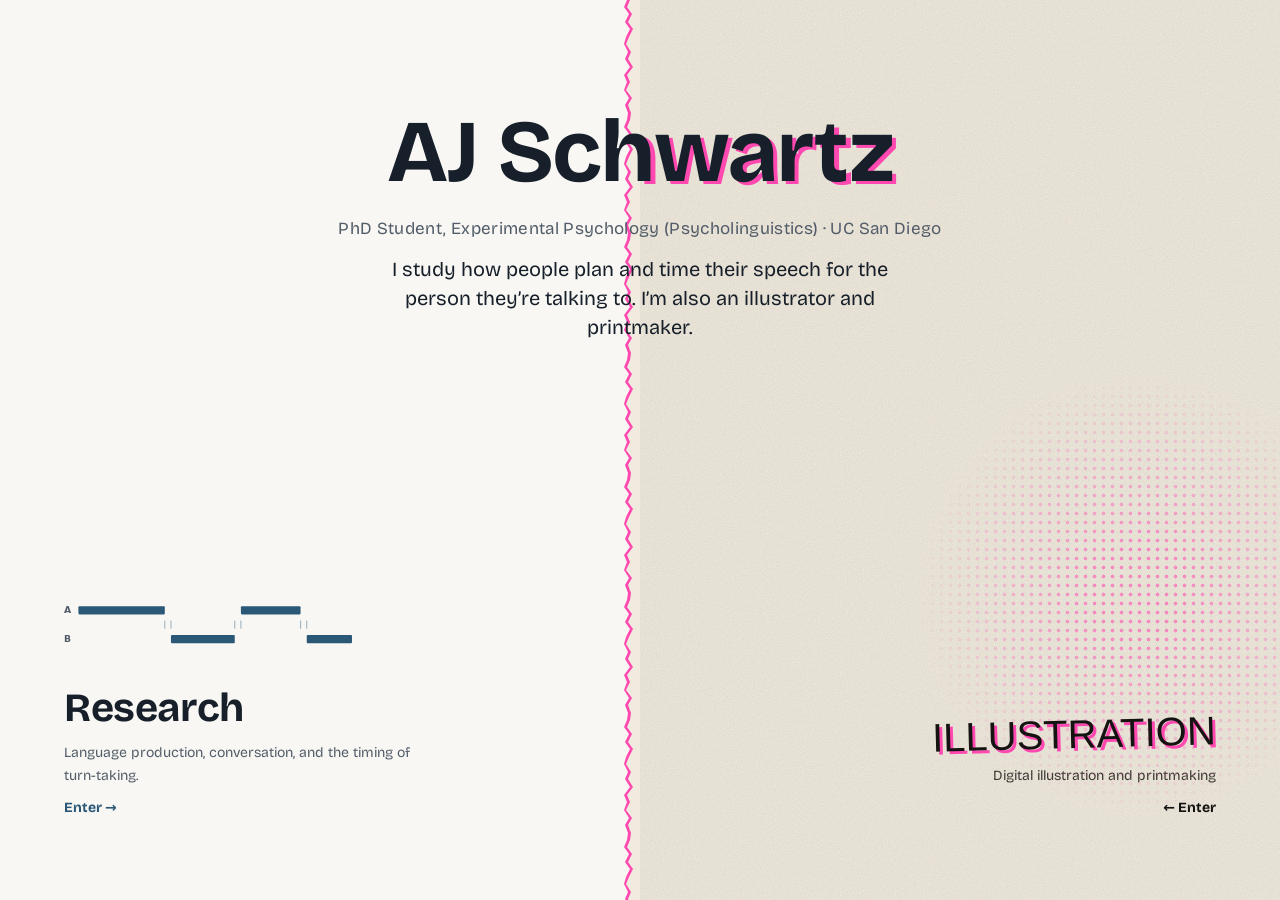
<file: index.html>
<!doctype html>
<html lang="en">
<head>
  <meta charset="utf-8">
  <meta name="viewport" content="width=device-width, initial-scale=1">
  <title>AJ Schwartz | Psycholinguistics Researcher &amp; Illustrator</title>
  <meta name="description" content="AJ Schwartz is a PhD student in psycholinguistics at UC San Diego studying conversation and speech timing, and an illustrator and printmaker.">
  <link rel="canonical" href="https://ajmerc.github.io/">
  <!-- Google Search Console: paste the <meta name="google-site-verification" ...> tag on the line below. -->

  <meta property="og:type" content="website">
  <meta property="og:site_name" content="AJ Schwartz">
  <meta property="og:title" content="AJ Schwartz | Psycholinguistics Researcher &amp; Illustrator">
  <meta property="og:description" content="PhD student in psycholinguistics at UC San Diego studying conversation and speech timing. Also an illustrator and printmaker.">
  <meta property="og:url" content="https://ajmerc.github.io/">
  <meta property="og:image" content="https://ajmerc.github.io/assets/img/og-image.png">
  <meta property="og:image:alt" content="AJ Schwartz: research and illustration">
  <meta name="twitter:card" content="summary_large_image">

  <!-- Structured data for search engines. When you have them, add your Google Scholar,
       ORCID, LinkedIn, and lab profile URLs to a "sameAs": [ ... ] list (and nothing else). -->
  <script type="application/ld+json">
  {
    "@context": "https://schema.org",
    "@type": "Person",
    "name": "AJ Schwartz",
    "alternateName": "Avery Schwartz",
    "url": "https://ajmerc.github.io/",
    "email": "mailto:avschwartz@ucsd.edu",
    "jobTitle": "PhD Student, Experimental Psychology",
    "affiliation": { "@type": "CollegeOrUniversity", "name": "University of California, San Diego" },
    "alumniOf": { "@type": "CollegeOrUniversity", "name": "Washington University in St. Louis" },
    "knowsAbout": ["Psycholinguistics", "Language production", "Turn-taking", "Audience design", "Computer-mediated communication", "Illustration", "Printmaking"]
  }
  </script>

  <link rel="stylesheet" href="assets/css/site.css">
  <script src="assets/js/wipe.js" defer></script>
</head>
<body class="landing">
  <main>
    <!-- ===== Intro: edit your name, title, and one-line description here ===== -->
    <header class="intro">
      <!-- Keep data-text identical to the heading text (it draws the pink print layer). -->
      <h1 data-text="AJ Schwartz">AJ Schwartz</h1>
      <p class="role">PhD Student, Experimental Psychology (Psycholinguistics) · UC San Diego</p>
      <p class="about">I study how people plan and time their speech for the person they’re talking to. I’m also an illustrator and printmaker.</p>
    </header>

    <!-- ===== The two choices ===== -->
    <nav class="choices" aria-label="Choose a side of my work">
      <a class="half half--research theme-research" href="research/" data-wipe="research">
        <!-- Decorative: two speakers taking turns -->
        <svg class="turns" viewBox="0 0 280 56" aria-hidden="true" focusable="false">
          <text x="0" y="13">A</text>
          <text x="0" y="41">B</text>
          <g fill="currentColor">
            <rect x="14" y="6" width="84" height="8" rx="1"/>
            <rect x="172" y="6" width="58" height="8" rx="1"/>
            <g class="b">
              <rect x="104" y="34" width="62" height="8" rx="1"/>
              <rect x="236" y="34" width="44" height="8" rx="1"/>
            </g>
          </g>
          <g stroke="currentColor" stroke-width="1" opacity=".45">
            <line x1="98" y1="20" x2="98" y2="28"/><line x1="104" y1="20" x2="104" y2="28"/>
            <line x1="166" y1="20" x2="166" y2="28"/><line x1="172" y1="20" x2="172" y2="28"/>
            <line x1="230" y1="20" x2="230" y2="28"/><line x1="236" y1="20" x2="236" y2="28"/>
          </g>
        </svg>
        <span class="half__label">Research</span>
        <span class="half__desc">Language production, conversation, and the timing of turn-taking.</span>
        <span class="half__cta">Enter <span aria-hidden="true">→</span></span>
      </a>

      <a class="half half--illustration theme-illustration" href="illustration/" data-wipe="illustration">
        <span class="half__label">Illustration</span>
        <span class="half__desc">Digital illustration and printmaking</span>
        <span class="half__cta"><span aria-hidden="true">←</span> Enter</span>
      </a>
    </nav>
  </main>
</body>
</html>
</file>
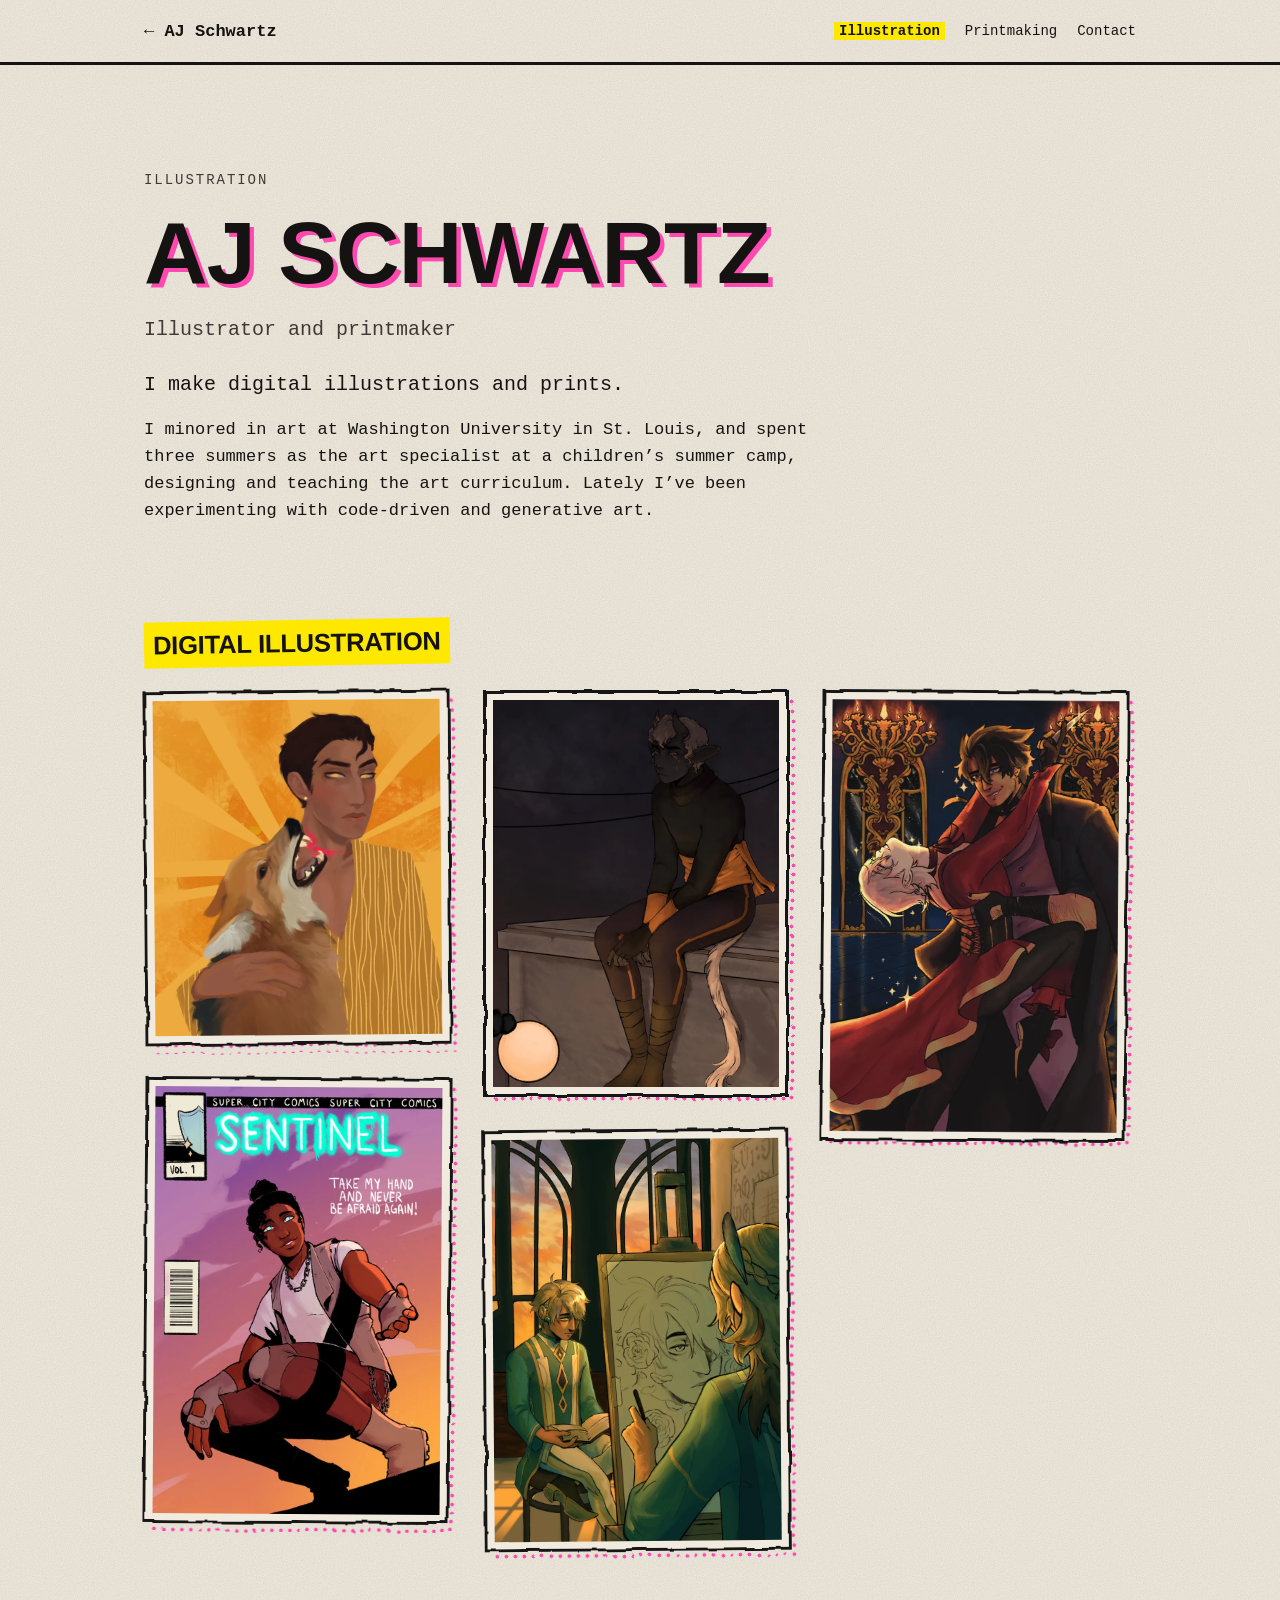
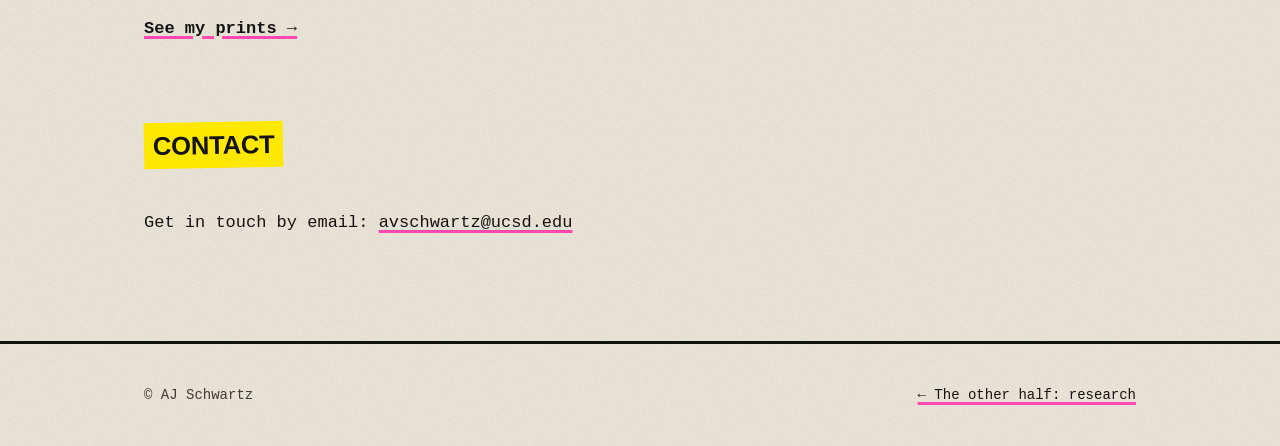
<file: illustration/index.html>
<!doctype html>
<html lang="en">
<head>
  <meta charset="utf-8">
  <meta name="viewport" content="width=device-width, initial-scale=1">
  <title>AJ Schwartz | Illustration &amp; Printmaking</title>
  <meta name="description" content="Digital illustration by AJ Schwartz: character portraits, a comic book cover, and narrative scenes.">
  <link rel="canonical" href="https://ajmerc.github.io/illustration/">
  <!-- Google Search Console: paste the <meta name="google-site-verification" ...> tag on the line below. -->

  <meta property="og:type" content="website">
  <meta property="og:site_name" content="AJ Schwartz">
  <meta property="og:title" content="AJ Schwartz | Illustration &amp; Printmaking">
  <meta property="og:description" content="Digital illustration by AJ Schwartz.">
  <meta property="og:url" content="https://ajmerc.github.io/illustration/">
  <meta property="og:image" content="https://ajmerc.github.io/assets/img/og-image.png">
  <meta property="og:image:alt" content="AJ Schwartz: research and illustration">
  <meta name="twitter:card" content="summary_large_image">

  <link rel="stylesheet" href="../assets/css/site.css">
  <script src="../assets/js/wipe.js" defer></script>
</head>
<body class="theme-illustration" data-side="illustration">
  <!-- SVG filter that gives borders their hand-inked wobble -->
  <svg width="0" height="0" aria-hidden="true" focusable="false" style="position:absolute">
    <filter id="rough"><feTurbulence type="fractalNoise" baseFrequency=".035" numOctaves="2" seed="4"/><feDisplacementMap in="SourceGraphic" scale="5"/></filter>
  </svg>

  <header class="site-header">
    <div class="container">
      <a class="home-link" href="../" data-wipe="home"><span aria-hidden="true">←</span> AJ Schwartz</a>
      <nav class="site-nav" aria-label="Art">
        <ul>
          <li><a href="../illustration/" aria-current="page">Illustration</a></li>
          <li><a href="../printmaking/">Printmaking</a></li>
          <li><a href="#contact">Contact</a></li>
        </ul>
      </nav>
    </div>
  </header>

  <main class="container">
    <!-- ===== Artist statement ===== -->
    <section class="hero" id="about">
      <p class="eyebrow">Illustration</p>
      <h1>AJ Schwartz</h1>
      <p class="role">Illustrator and printmaker</p>
      <p class="lede">I make digital illustrations and prints.</p>
      <div class="prose statement">
        <p>I minored in art at Washington University in St. Louis, and spent three summers as the art specialist at a children’s summer camp, designing and teaching the art curriculum. Lately I’ve been experimenting with code-driven and generative art.</p>
      </div>
    </section>

    <!-- ===== Galleries =====
         To add a piece: put a small (800px wide) .webp and .jpg and a large (1800px) .webp in
         assets/img/portfolio/, then copy a whole <li class="piece"> ... </li> block and change
         the file names, width/height, and alt text. -->
    <section class="section" id="illustration">
      <h2>Digital illustration</h2>
      <ul class="gallery">
        <li class="piece">
          <a href="../assets/img/portfolio/aj-schwartz-illustration-maned-wolf-portrait-large.webp">
            <picture>
              <source type="image/webp" srcset="../assets/img/portfolio/aj-schwartz-illustration-maned-wolf-portrait.webp">
              <img src="../assets/img/portfolio/aj-schwartz-illustration-maned-wolf-portrait.jpg" width="800" height="934" loading="lazy" decoding="async" alt="Portrait of a man with golden eyes holding a howling maned wolf against an orange sunburst, digital illustration by AJ Schwartz">
            </picture>
          </a>
        </li>
        <li class="piece">
          <a href="../assets/img/portfolio/aj-schwartz-illustration-sentinel-comic-cover-large.webp">
            <picture>
              <source type="image/webp" srcset="../assets/img/portfolio/aj-schwartz-illustration-sentinel-comic-cover.webp">
              <img src="../assets/img/portfolio/aj-schwartz-illustration-sentinel-comic-cover.jpg" width="800" height="1191" loading="lazy" decoding="async" alt="Comic book cover titled “Sentinel,” with a hero crouching and reaching toward the viewer, digital illustration by AJ Schwartz">
            </picture>
          </a>
        </li>
        <li class="piece">
          <a href="../assets/img/portfolio/aj-schwartz-illustration-horned-figure-large.webp">
            <picture>
              <source type="image/webp" srcset="../assets/img/portfolio/aj-schwartz-illustration-horned-figure.webp">
              <img src="../assets/img/portfolio/aj-schwartz-illustration-horned-figure.jpg" width="800" height="1078" loading="lazy" decoding="async" alt="A horned figure with a long tail sitting on a ledge in a dark room beside a glowing lamp, digital illustration by AJ Schwartz">
            </picture>
          </a>
        </li>
        <li class="piece">
          <a href="../assets/img/portfolio/aj-schwartz-illustration-studio-portrait-large.webp">
            <picture>
              <source type="image/webp" srcset="../assets/img/portfolio/aj-schwartz-illustration-studio-portrait.webp">
              <img src="../assets/img/portfolio/aj-schwartz-illustration-studio-portrait.jpg" width="800" height="1122" loading="lazy" decoding="async" alt="Two figures in a sunlit studio with arched windows, one drawing a portrait at an easel while the other reads, digital illustration by AJ Schwartz">
            </picture>
          </a>
        </li>
        <li class="piece">
          <a href="../assets/img/portfolio/aj-schwartz-illustration-ballroom-dance-large.webp">
            <picture>
              <source type="image/webp" srcset="../assets/img/portfolio/aj-schwartz-illustration-ballroom-dance.webp">
              <img src="../assets/img/portfolio/aj-schwartz-illustration-ballroom-dance.jpg" width="800" height="1205" loading="lazy" decoding="async" alt="A smiling man in a dark coat dips a pale-haired dancer in a red dress across a candlelit ballroom, a knife raised behind his back, digital illustration by AJ Schwartz">
            </picture>
          </a>
        </li>
      </ul>
    </section>


    <p class="see-also"><a href="../printmaking/">See my prints <span aria-hidden="true">→</span></a></p>

    <!-- Sketches & concepts: add another gallery section here when ready. -->

    <section class="section" id="contact">
      <h2>Contact</h2>
      <p>Get in touch by email: <a href="mailto:avschwartz@ucsd.edu">avschwartz@ucsd.edu</a></p>
    </section>
  </main>

  <footer class="site-footer">
    <div class="container">
      <span>© AJ Schwartz</span>
      <a href="../research/" data-wipe="research">← The other half: research</a>
    </div>
  </footer>
</body>
</html>
</file>
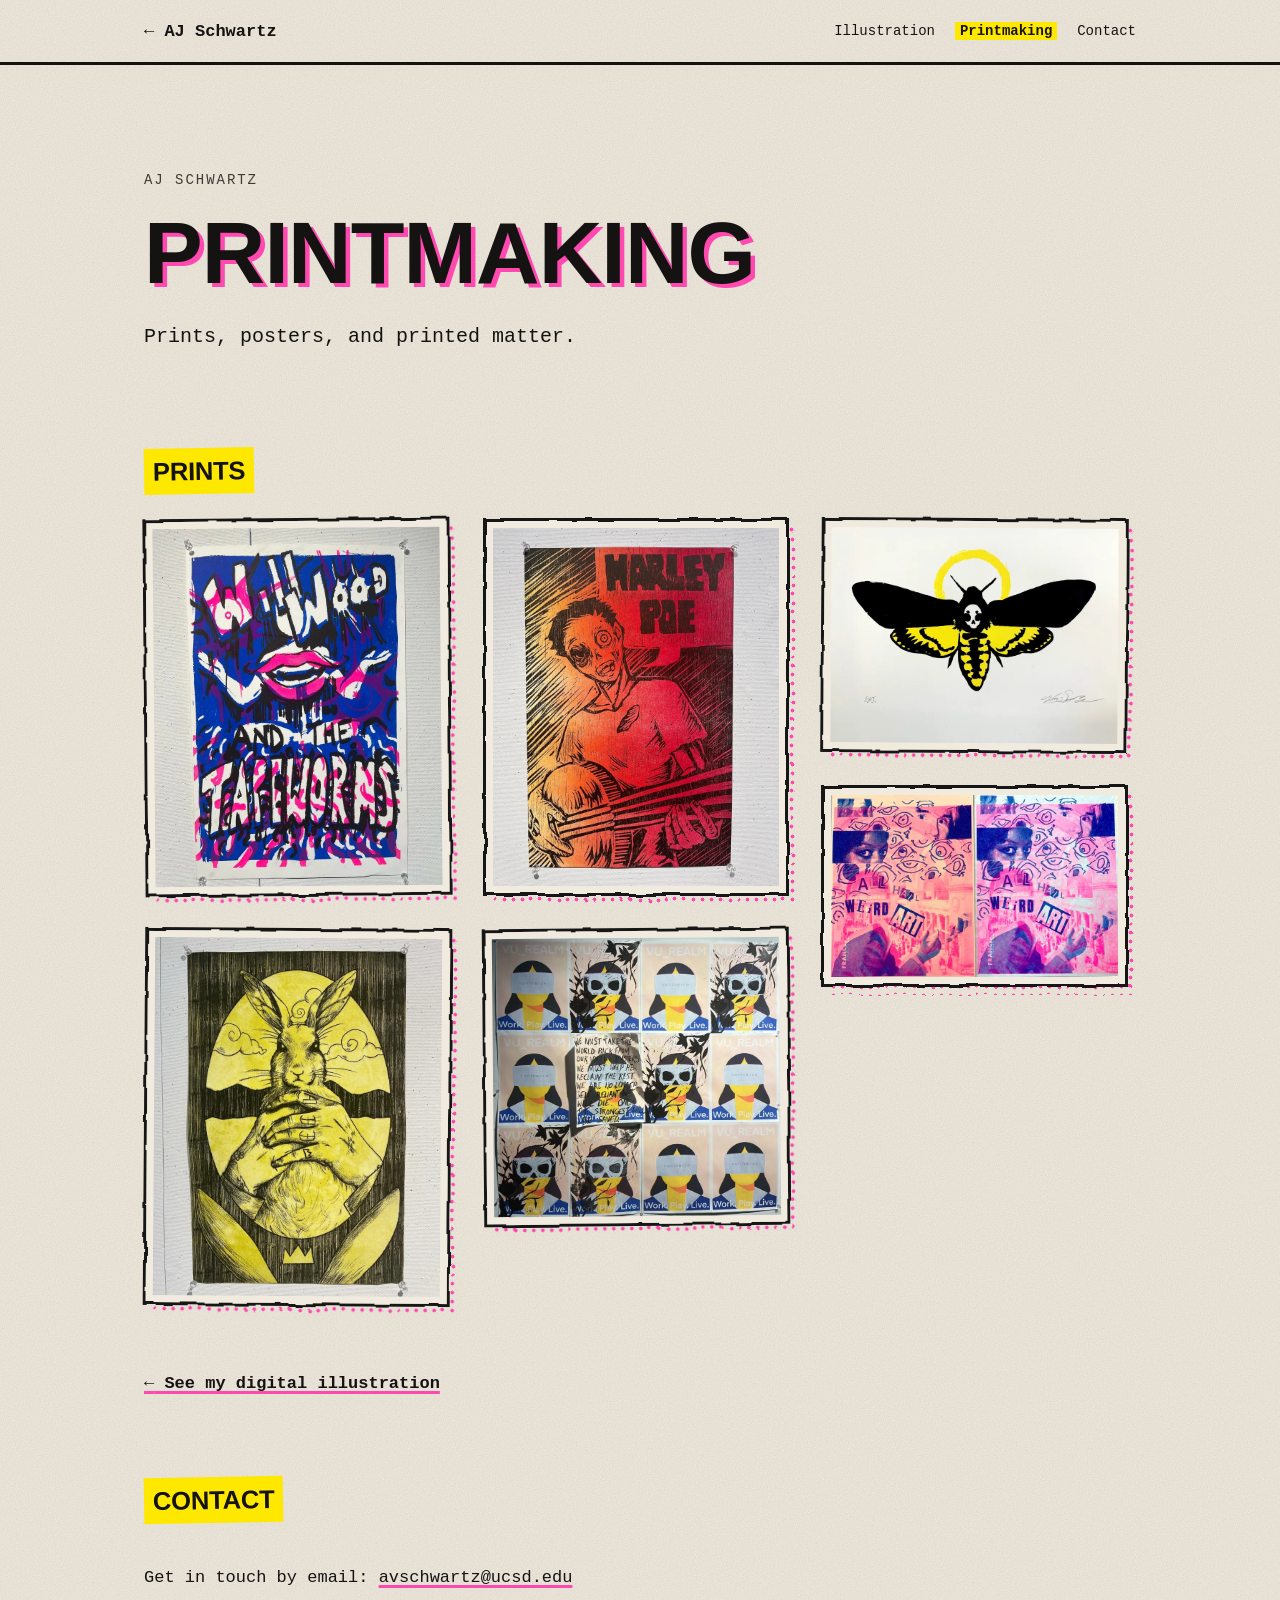
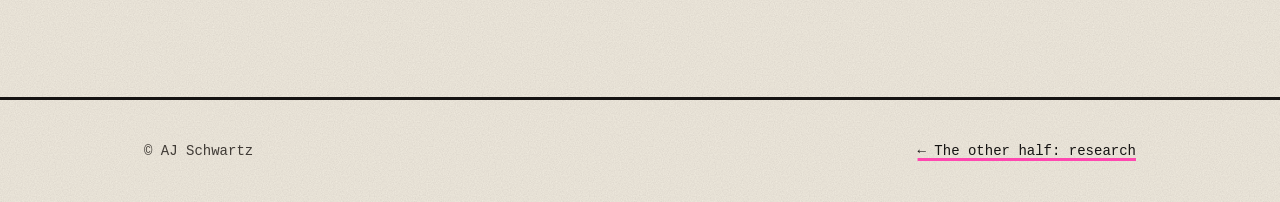
<file: printmaking/index.html>
<!doctype html>
<html lang="en">
<head>
  <meta charset="utf-8">
  <meta name="viewport" content="width=device-width, initial-scale=1">
  <title>AJ Schwartz | Printmaking</title>
  <meta name="description" content="Printmaking by AJ Schwartz: band posters, a death’s-head moth, a rabbit in tattooed hands, and pink-and-blue collage prints.">
  <link rel="canonical" href="https://ajmerc.github.io/printmaking/">
  <!-- Google Search Console: paste the <meta name="google-site-verification" ...> tag on the line below. -->

  <meta property="og:type" content="website">
  <meta property="og:site_name" content="AJ Schwartz">
  <meta property="og:title" content="AJ Schwartz | Printmaking">
  <meta property="og:description" content="Prints and posters by AJ Schwartz.">
  <meta property="og:url" content="https://ajmerc.github.io/printmaking/">
  <meta property="og:image" content="https://ajmerc.github.io/assets/img/og-image.png">
  <meta property="og:image:alt" content="AJ Schwartz: research and illustration">
  <meta name="twitter:card" content="summary_large_image">

  <link rel="stylesheet" href="../assets/css/site.css">
  <script src="../assets/js/wipe.js" defer></script>
</head>
<body class="theme-illustration" data-side="illustration">
  <!-- SVG filter that gives borders their hand-inked wobble -->
  <svg width="0" height="0" aria-hidden="true" focusable="false" style="position:absolute">
    <filter id="rough"><feTurbulence type="fractalNoise" baseFrequency=".035" numOctaves="2" seed="4"/><feDisplacementMap in="SourceGraphic" scale="5"/></filter>
  </svg>

  <header class="site-header">
    <div class="container">
      <a class="home-link" href="../" data-wipe="home"><span aria-hidden="true">←</span> AJ Schwartz</a>
      <nav class="site-nav" aria-label="Art">
        <ul>
          <li><a href="../illustration/">Illustration</a></li>
          <li><a href="../printmaking/" aria-current="page">Printmaking</a></li>
          <li><a href="#contact">Contact</a></li>
        </ul>
      </nav>
    </div>
  </header>

  <main class="container">
    <section class="hero" id="about">
      <p class="eyebrow">AJ Schwartz</p>
      <h1>Printmaking</h1>
      <p class="lede">Prints, posters, and printed matter.</p>
    </section>

    <!-- ===== Galleries =====
         To add a piece: put a small (800px wide) .webp and .jpg and a large (1800px) .webp in
         assets/img/portfolio/, then copy a whole <li class="piece"> ... </li> block and change
         the file names, width/height, and alt text. -->

    <section class="section" id="printmaking">
      <h2>Prints</h2>
      <ul class="gallery">
        <li class="piece">
          <a href="../assets/img/portfolio/aj-schwartz-print-tapeworms-poster-large.webp">
            <picture>
              <source type="image/webp" srcset="../assets/img/portfolio/aj-schwartz-print-tapeworms-poster.webp">
              <img src="../assets/img/portfolio/aj-schwartz-print-tapeworms-poster.jpg" width="800" height="1000" loading="lazy" decoding="async" alt="Band poster print in blue and fluorescent pink with hand-drawn lettering, print by AJ Schwartz">
            </picture>
          </a>
        </li>
        <li class="piece">
          <a href="../assets/img/portfolio/aj-schwartz-print-rabbit-large.webp">
            <picture>
              <source type="image/webp" srcset="../assets/img/portfolio/aj-schwartz-print-rabbit.webp">
              <img src="../assets/img/portfolio/aj-schwartz-print-rabbit.jpg" width="800" height="1000" loading="lazy" decoding="async" alt="Print of a rabbit held in tattooed hands inside a yellow oval, print by AJ Schwartz">
            </picture>
          </a>
        </li>
        <li class="piece">
          <a href="../assets/img/portfolio/aj-schwartz-print-harley-poe-large.webp">
            <picture>
              <source type="image/webp" srcset="../assets/img/portfolio/aj-schwartz-print-harley-poe.webp">
              <img src="../assets/img/portfolio/aj-schwartz-print-harley-poe.jpg" width="800" height="1000" loading="lazy" decoding="async" alt="Red and orange print of a wide-eyed figure playing guitar, with the words “Harley Poe,” print by AJ Schwartz">
            </picture>
          </a>
        </li>
        <li class="piece">
          <a href="../assets/img/portfolio/aj-schwartz-print-vu-realm-installation-large.webp">
            <picture>
              <source type="image/webp" srcset="../assets/img/portfolio/aj-schwartz-print-vu-realm-installation.webp">
              <img src="../assets/img/portfolio/aj-schwartz-print-vu-realm-installation.jpg" width="800" height="775" loading="lazy" decoding="async" alt="Wall of repeated corporate-style posters reading “VU_REALM” and “Work. Play. Live.,” some overprinted with skull masks and a handwritten manifesto, prints by AJ Schwartz">
            </picture>
          </a>
        </li>
        <li class="piece">
          <a href="../assets/img/portfolio/aj-schwartz-print-deaths-head-moth-large.webp">
            <picture>
              <source type="image/webp" srcset="../assets/img/portfolio/aj-schwartz-print-deaths-head-moth.webp">
              <img src="../assets/img/portfolio/aj-schwartz-print-deaths-head-moth.jpg" width="800" height="600" loading="lazy" decoding="async" alt="Signed print of a death’s-head moth in black and yellow with a yellow halo, print by AJ Schwartz">
            </picture>
          </a>
        </li>
        <li class="piece">
          <a href="../assets/img/portfolio/aj-schwartz-print-all-hail-weird-art-large.webp">
            <picture>
              <source type="image/webp" srcset="../assets/img/portfolio/aj-schwartz-print-all-hail-weird-art.webp">
              <img src="../assets/img/portfolio/aj-schwartz-print-all-hail-weird-art.jpg" width="800" height="508" loading="lazy" decoding="async" alt="Two pink and blue collage prints of eyes and faces with the words “All Hail Weird Art,” prints by AJ Schwartz">
            </picture>
          </a>
        </li>
      </ul>
    </section>

    <p class="see-also"><a href="../illustration/"><span aria-hidden="true">←</span> See my digital illustration</a></p>

    <section class="section" id="contact">
      <h2>Contact</h2>
      <p>Get in touch by email: <a href="mailto:avschwartz@ucsd.edu">avschwartz@ucsd.edu</a></p>
    </section>
  </main>

  <footer class="site-footer">
    <div class="container">
      <span>© AJ Schwartz</span>
      <a href="../research/" data-wipe="research">← The other half: research</a>
    </div>
  </footer>
</body>
</html>
</file>
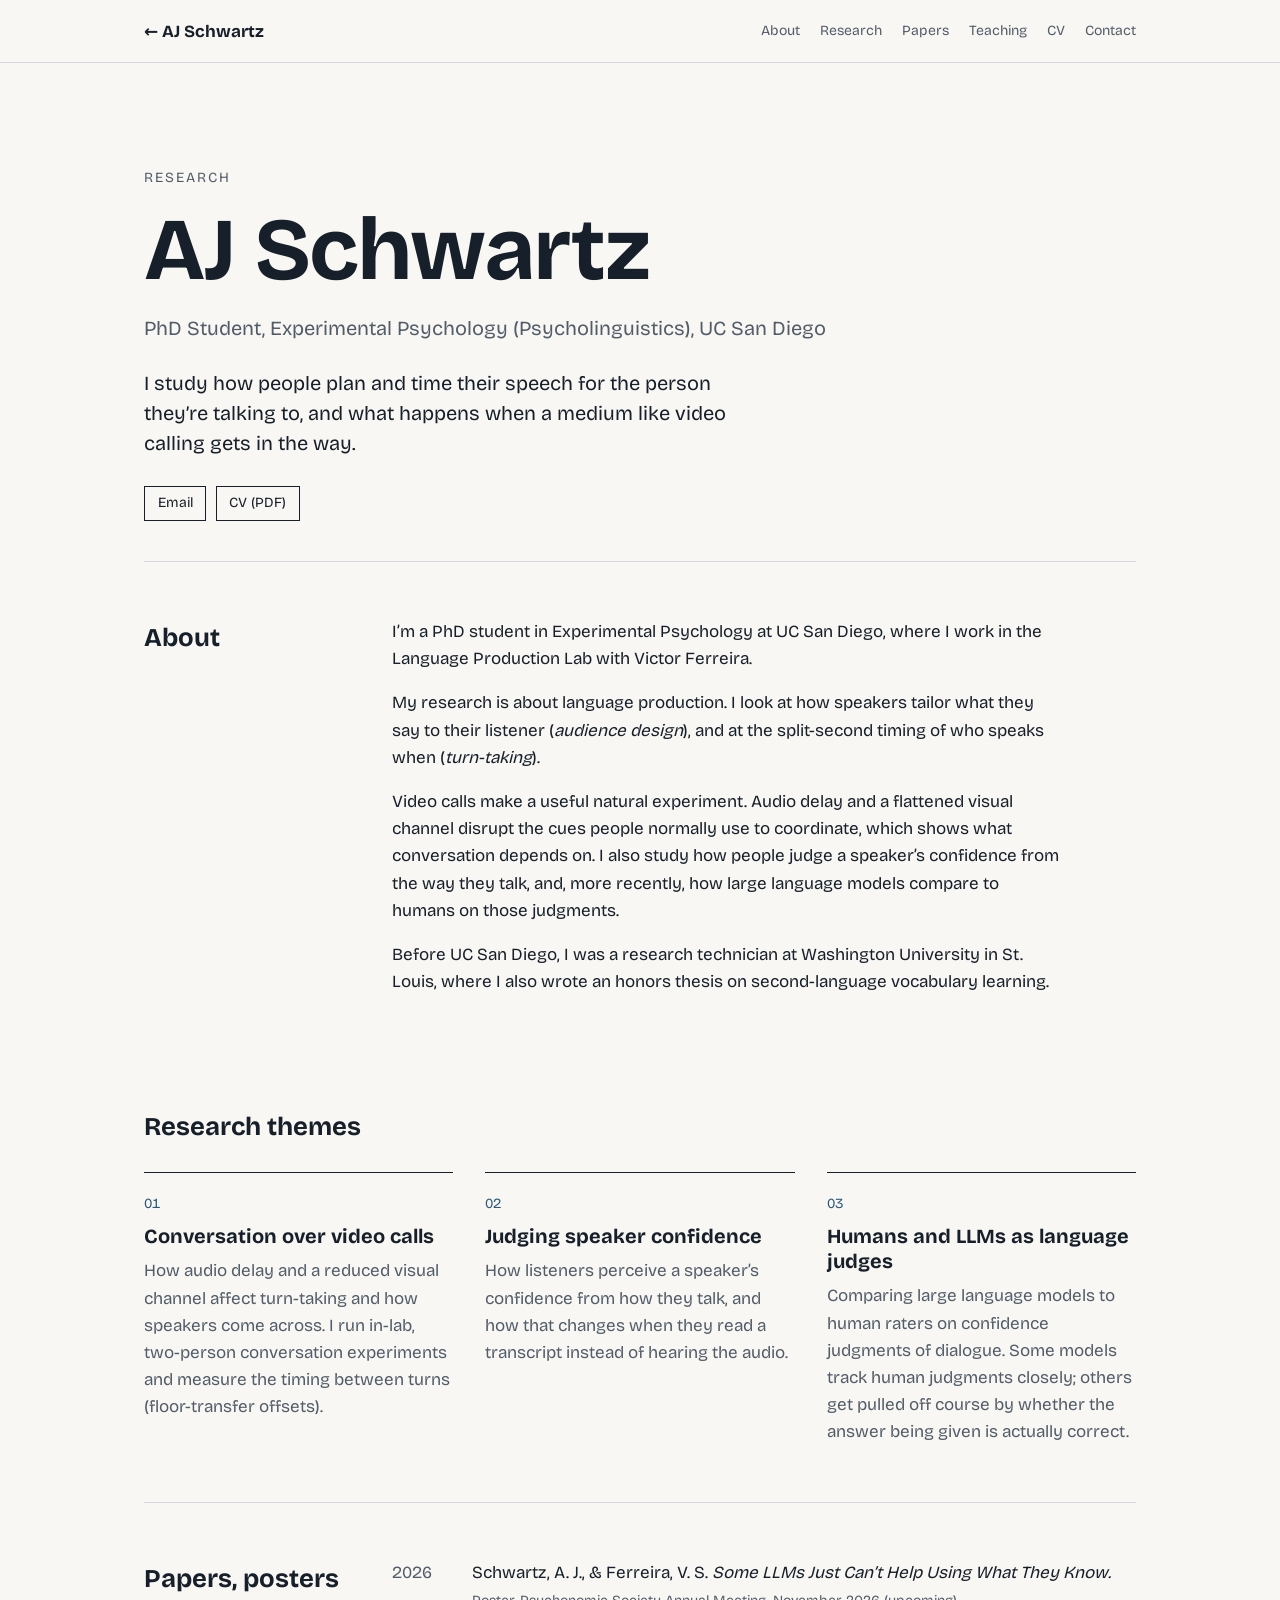
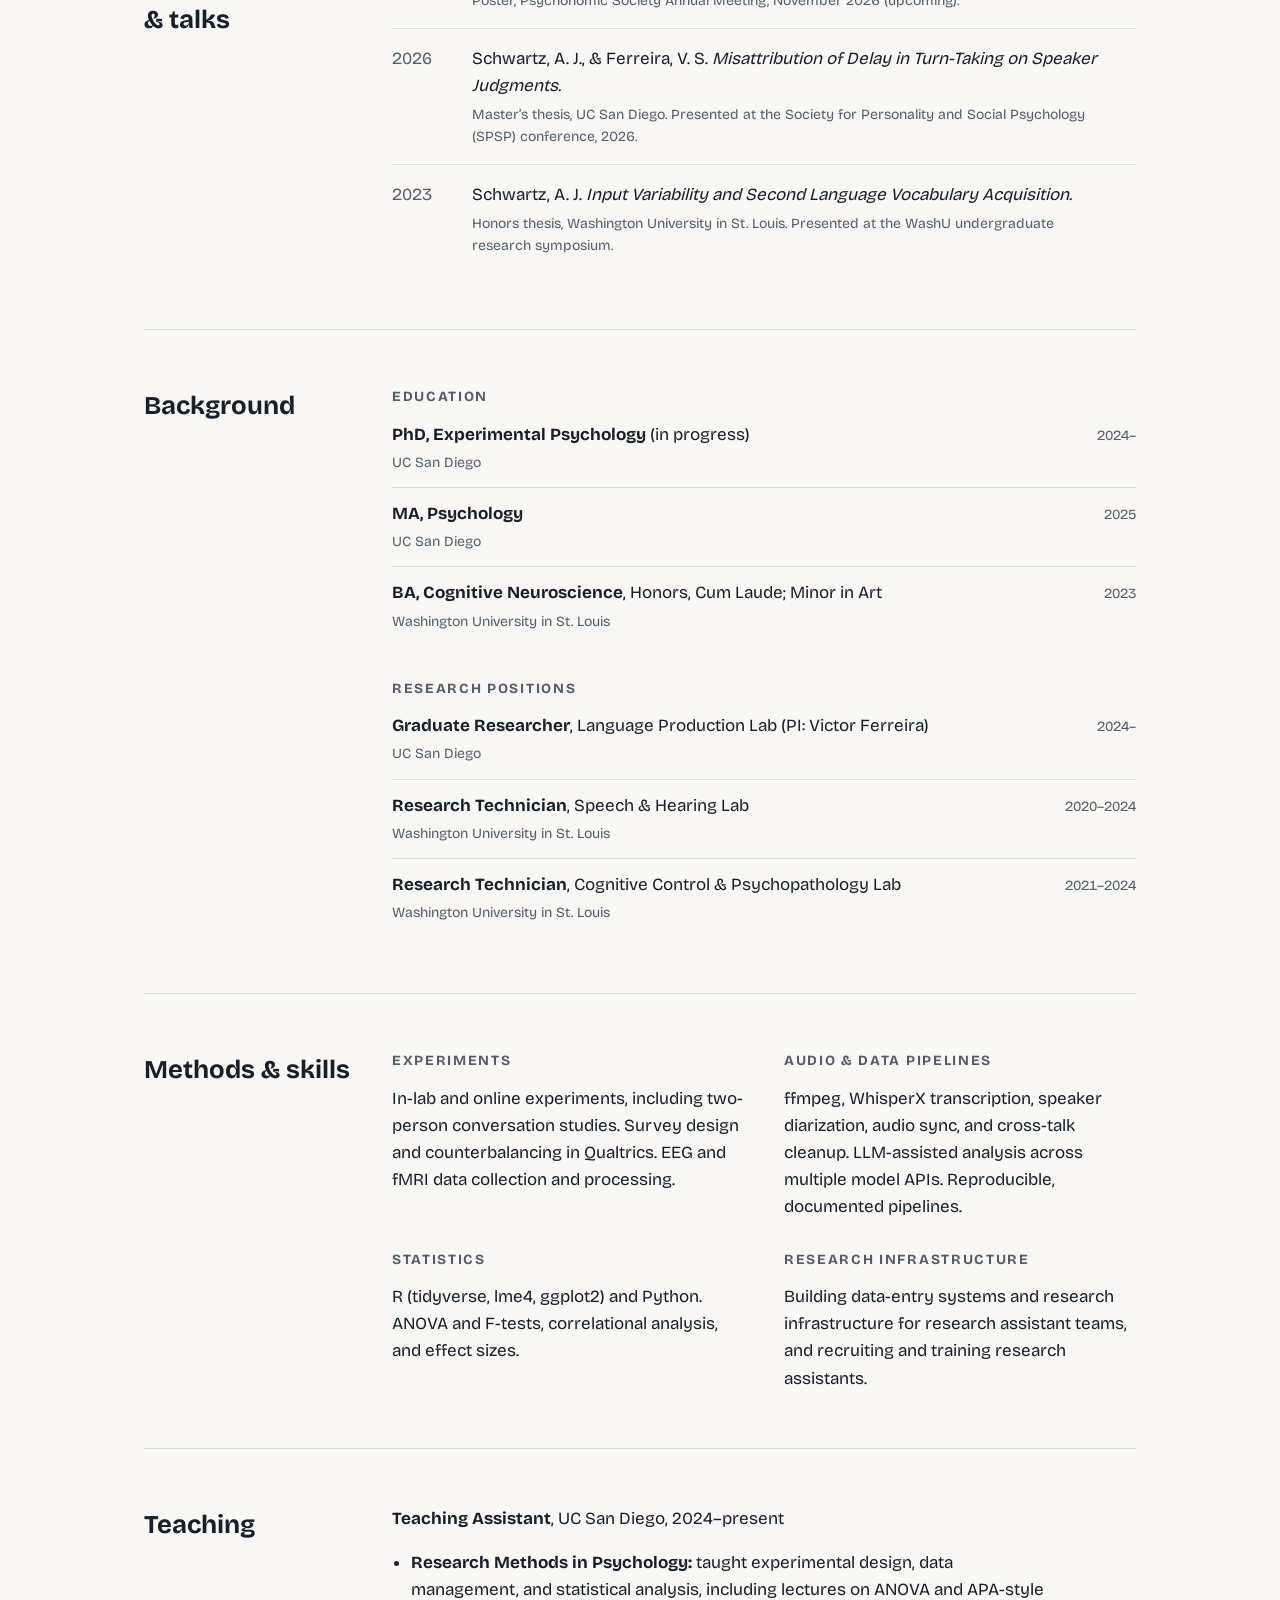
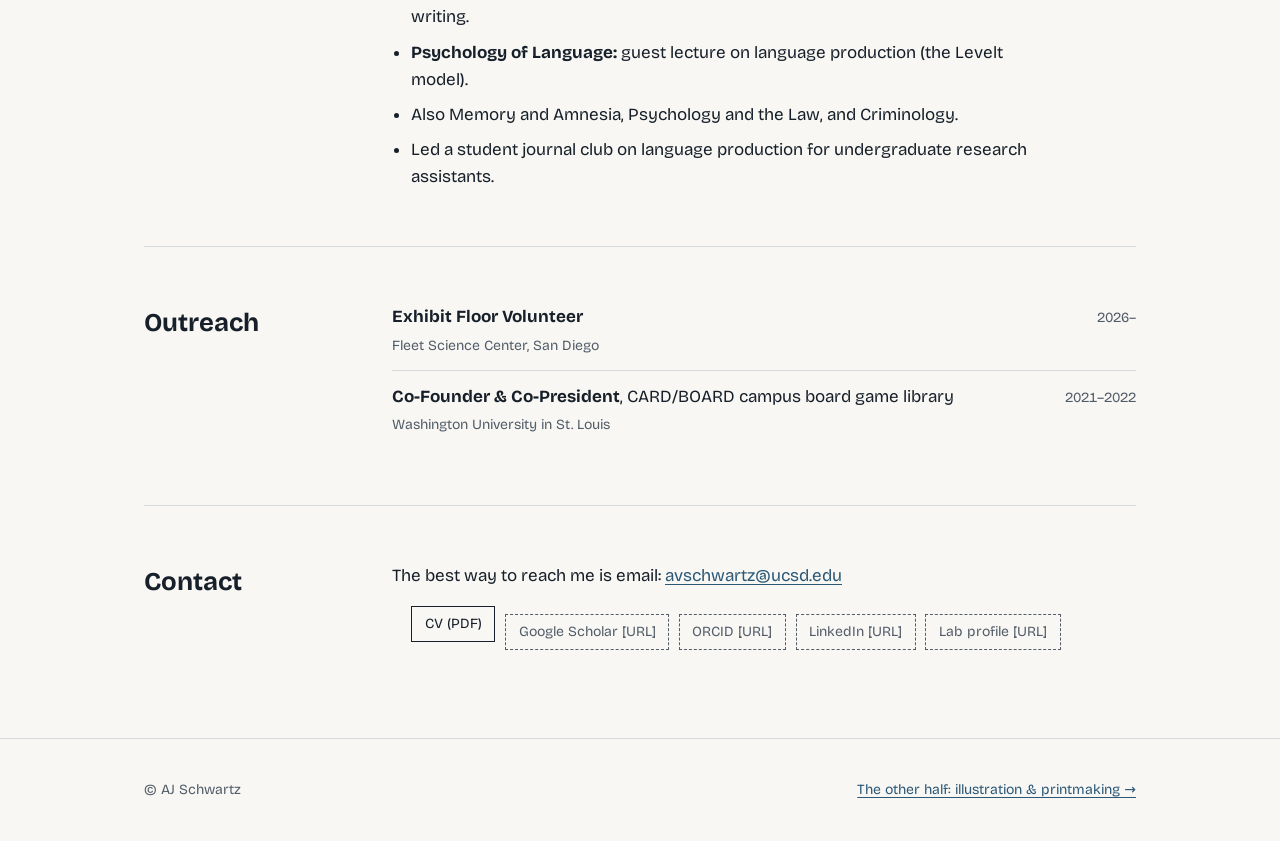
<file: research/index.html>
<!doctype html>
<html lang="en">
<head>
  <meta charset="utf-8">
  <meta name="viewport" content="width=device-width, initial-scale=1">
  <title>AJ Schwartz | Psycholinguistics Research, UC San Diego</title>
  <meta name="description" content="AJ Schwartz, PhD student at UC San Diego, studies how speakers plan and time speech for listeners, turn-taking, and conversation over video calls.">
  <link rel="canonical" href="https://ajmerc.github.io/research/">
  <!-- Google Search Console: paste the <meta name="google-site-verification" ...> tag on the line below. -->

  <meta property="og:type" content="profile">
  <meta property="og:site_name" content="AJ Schwartz">
  <meta property="og:title" content="AJ Schwartz | Psycholinguistics Research, UC San Diego">
  <meta property="og:description" content="How speakers plan and time their speech for the person they're talking to, and what happens when video calling gets in the way.">
  <meta property="og:url" content="https://ajmerc.github.io/research/">
  <meta property="og:image" content="https://ajmerc.github.io/assets/img/og-image.png">
  <meta property="og:image:alt" content="AJ Schwartz: research and illustration">
  <meta name="twitter:card" content="summary_large_image">

  <!-- Structured data for search engines. When you have them, add your Google Scholar,
       ORCID, LinkedIn, and lab profile URLs to a "sameAs": [ ... ] list (and nothing else). -->
  <script type="application/ld+json">
  {
    "@context": "https://schema.org",
    "@type": "Person",
    "name": "AJ Schwartz",
    "alternateName": "Avery Schwartz",
    "url": "https://ajmerc.github.io/",
    "email": "mailto:avschwartz@ucsd.edu",
    "jobTitle": "PhD Student, Experimental Psychology",
    "affiliation": { "@type": "CollegeOrUniversity", "name": "University of California, San Diego" },
    "alumniOf": { "@type": "CollegeOrUniversity", "name": "Washington University in St. Louis" },
    "knowsAbout": ["Psycholinguistics", "Language production", "Turn-taking", "Audience design", "Computer-mediated communication"]
  }
  </script>

  <link rel="stylesheet" href="../assets/css/site.css">
  <script src="../assets/js/wipe.js" defer></script>
</head>
<body class="theme-research" data-side="research">
  <header class="site-header">
    <div class="container">
      <a class="home-link" href="../" data-wipe="home"><span aria-hidden="true">←</span> AJ Schwartz</a>
      <nav class="site-nav" aria-label="Research sections">
        <ul>
          <li><a href="#about">About</a></li>
          <li><a href="#themes">Research</a></li>
          <li><a href="#papers">Papers</a></li>
          <li><a href="#teaching">Teaching</a></li>
          <li><a href="../cv.pdf">CV</a></li>
          <li><a href="#contact">Contact</a></li>
        </ul>
      </nav>
    </div>
  </header>

  <main class="container">
    <section class="hero">
      <p class="eyebrow">Research</p>
      <h1>AJ Schwartz</h1>
      <p class="role">PhD Student, Experimental Psychology (Psycholinguistics), UC San Diego</p>
      <p class="lede">I study how people plan and time their speech for the person they’re talking to, and what happens when a medium like video calling gets in the way.</p>
      <ul class="links">
        <li><a href="mailto:avschwartz@ucsd.edu">Email</a></li>
        <li><a href="../cv.pdf">CV (PDF)</a></li>
      </ul>
    </section>

    <!-- ===== About ===== -->
    <section class="section section--split" id="about">
      <h2>About</h2>
      <div class="prose">
        <p>I’m a PhD student in Experimental Psychology at UC San Diego, where I work in the Language Production Lab with Victor Ferreira.</p>
        <p>My research is about language production. I look at how speakers tailor what they say to their listener (<em>audience design</em>), and at the split-second timing of who speaks when (<em>turn-taking</em>).</p>
        <p>Video calls make a useful natural experiment. Audio delay and a flattened visual channel disrupt the cues people normally use to coordinate, which shows what conversation depends on. I also study how people judge a speaker’s confidence from the way they talk, and, more recently, how large language models compare to humans on those judgments.</p>
        <p>Before UC San Diego, I was a research technician at Washington University in St. Louis, where I also wrote an honors thesis on second-language vocabulary learning.</p>
      </div>
    </section>

    <!-- ===== Research themes ===== -->
    <section class="section" id="themes">
      <h2>Research themes</h2>
      <ul class="cards">
        <li class="card">
          <span class="card__num">01</span>
          <h3>Conversation over video calls</h3>
          <p>How audio delay and a reduced visual channel affect turn-taking and how speakers come across. I run in-lab, two-person conversation experiments and measure the timing between turns (floor-transfer offsets).</p>
        </li>
        <li class="card">
          <span class="card__num">02</span>
          <h3>Judging speaker confidence</h3>
          <p>How listeners perceive a speaker’s confidence from how they talk, and how that changes when they read a transcript instead of hearing the audio.</p>
        </li>
        <li class="card">
          <span class="card__num">03</span>
          <h3>Humans and LLMs as language judges</h3>
          <p>Comparing large language models to human raters on confidence judgments of dialogue. Some models track human judgments closely; others get pulled off course by whether the answer being given is actually correct.</p>
        </li>
      </ul>
    </section>

    <!-- ===== Papers, posters, and talks =====
         To add one, copy a whole <li class="pub"> ... </li> block and paste it at the top of the list. -->
    <section class="section section--split" id="papers">
      <h2>Papers, posters &amp; talks</h2>
      <ul class="pubs">
        <li class="pub">
          <span class="pub__year">2026</span>
          <div>
            <p class="pub__cite">Schwartz, A. J., &amp; Ferreira, V. S. <cite>Some LLMs Just Can’t Help Using What They Know.</cite></p>
            <p class="pub__venue">Poster, Psychonomic Society Annual Meeting, November 2026 (upcoming).</p>
          </div>
        </li>
        <li class="pub">
          <span class="pub__year">2026</span>
          <div>
            <p class="pub__cite">Schwartz, A. J., &amp; Ferreira, V. S. <cite>Misattribution of Delay in Turn-Taking on Speaker Judgments.</cite></p>
            <p class="pub__venue">Master’s thesis, UC San Diego. Presented at the Society for Personality and Social Psychology (SPSP) conference, 2026.</p>
          </div>
        </li>
        <li class="pub">
          <span class="pub__year">2023</span>
          <div>
            <p class="pub__cite">Schwartz, A. J. <cite>Input Variability and Second Language Vocabulary Acquisition.</cite></p>
            <p class="pub__venue">Honors thesis, Washington University in St. Louis. Presented at the WashU undergraduate research symposium.</p>
          </div>
        </li>
      </ul>
    </section>

    <!-- ===== Background: education and research positions ===== -->
    <section class="section section--split" id="background">
      <h2>Background</h2>
      <div>
        <h3 class="subhead">Education</h3>
        <ul class="timeline">
          <li><div><strong>PhD, Experimental Psychology</strong> (in progress)<br><span>UC San Diego</span></div><span class="timeline__date">2024–</span></li>
          <li><div><strong>MA, Psychology</strong><br><span>UC San Diego</span></div><span class="timeline__date">2025</span></li>
          <li><div><strong>BA, Cognitive Neuroscience</strong>, Honors, Cum Laude; Minor in Art<br><span>Washington University in St. Louis</span></div><span class="timeline__date">2023</span></li>
        </ul>
        <h3 class="subhead">Research positions</h3>
        <ul class="timeline">
          <li><div><strong>Graduate Researcher</strong>, Language Production Lab (PI: Victor Ferreira)<br><span>UC San Diego</span></div><span class="timeline__date">2024–</span></li>
          <li><div><strong>Research Technician</strong>, Speech &amp; Hearing Lab<br><span>Washington University in St. Louis</span></div><span class="timeline__date">2020–2024</span></li>
          <li><div><strong>Research Technician</strong>, Cognitive Control &amp; Psychopathology Lab<br><span>Washington University in St. Louis</span></div><span class="timeline__date">2021–2024</span></li>
        </ul>
      </div>
    </section>

    <!-- ===== Methods and skills ===== -->
    <section class="section section--split" id="skills">
      <h2>Methods &amp; skills</h2>
      <div class="skills">
        <div>
          <h3 class="subhead">Experiments</h3>
          <p>In-lab and online experiments, including two-person conversation studies. Survey design and counterbalancing in Qualtrics. EEG and fMRI data collection and processing.</p>
        </div>
        <div>
          <h3 class="subhead">Audio &amp; data pipelines</h3>
          <p>ffmpeg, WhisperX transcription, speaker diarization, audio sync, and cross-talk cleanup. LLM-assisted analysis across multiple model APIs. Reproducible, documented pipelines.</p>
        </div>
        <div>
          <h3 class="subhead">Statistics</h3>
          <p>R (tidyverse, lme4, ggplot2) and Python. ANOVA and F-tests, correlational analysis, and effect sizes.</p>
        </div>
        <div>
          <h3 class="subhead">Research infrastructure</h3>
          <p>Building data-entry systems and research infrastructure for research assistant teams, and recruiting and training research assistants.</p>
        </div>
      </div>
    </section>

    <!-- ===== Teaching ===== -->
    <section class="section section--split" id="teaching">
      <h2>Teaching</h2>
      <div class="prose">
        <p><strong>Teaching Assistant</strong>, UC San Diego, 2024–present</p>
        <ul>
          <li><strong>Research Methods in Psychology:</strong> taught experimental design, data management, and statistical analysis, including lectures on ANOVA and APA-style writing.</li>
          <li><strong>Psychology of Language:</strong> guest lecture on language production (the Levelt model).</li>
          <li>Also Memory and Amnesia, Psychology and the Law, and Criminology.</li>
          <li>Led a student journal club on language production for undergraduate research assistants.</li>
        </ul>
      </div>
    </section>

    <!-- ===== Outreach and community ===== -->
    <section class="section section--split" id="outreach">
      <h2>Outreach</h2>
      <ul class="timeline">
        <li><div><strong>Exhibit Floor Volunteer</strong><br><span>Fleet Science Center, San Diego</span></div><span class="timeline__date">2026–</span></li>
        <li><div><strong>Co-Founder &amp; Co-President</strong>, CARD/BOARD campus board game library<br><span>Washington University in St. Louis</span></div><span class="timeline__date">2021–2022</span></li>
      </ul>
    </section>

    <!-- ===== Contact =====
         Replace each [URL] placeholder with a real link, e.g. <li><a href="https://orcid.org/...">ORCID</a></li> -->
    <section class="section section--split" id="contact">
      <h2>Contact</h2>
      <div class="prose">
        <p>The best way to reach me is email: <a href="mailto:avschwartz@ucsd.edu">avschwartz@ucsd.edu</a></p>
        <ul class="links">
          <li><a href="../cv.pdf">CV (PDF)</a></li>
          <li><span class="placeholder">Google Scholar [URL]</span></li>
          <li><span class="placeholder">ORCID [URL]</span></li>
          <li><span class="placeholder">LinkedIn [URL]</span></li>
          <li><span class="placeholder">Lab profile [URL]</span></li>
        </ul>
      </div>
    </section>
  </main>

  <footer class="site-footer">
    <div class="container">
      <span>© AJ Schwartz</span>
      <a href="../illustration/" data-wipe="illustration">The other half: illustration &amp; printmaking →</a>
    </div>
  </footer>
</body>
</html>
</file>
<file: assets/css/site.css>
/* ==========================================================================
   ajmerc.github.io — one stylesheet for the whole site.

   The Research and Illustration sides share the same grid, type scale and
   page structure. Each side only swaps the tokens in its theme block
   (colors, fonts, textures), so the two read as foils of each other.

   Sections:
     1. Tokens        4. Landing page
     2. Themes        5. Inner pages
     3. Base          6. Wipe transition
   ========================================================================== */

/* Self-hosted Bricolage Grotesque (SIL Open Font License, see assets/fonts/) */
@font-face {
  font-family: "Bricolage Grotesque";
  font-weight: 400;
  font-display: swap;
  src: url("../fonts/bricolage-grotesque-latin-400-normal.woff2") format("woff2");
}
@font-face {
  font-family: "Bricolage Grotesque";
  font-weight: 700;
  font-display: swap;
  src: url("../fonts/bricolage-grotesque-latin-700-normal.woff2") format("woff2");
}

/* 1. Tokens ---------------------------------------------------------------- */
:root {
  /* Research palette: calm, restrained */
  --r-paper: #f8f7f3;
  --r-ink: #17202a;
  --r-muted: #525d69;
  --r-accent: #2b5877;
  --r-rule: #d7dade;

  /* Illustration palette: newsprint + risograph inks */
  --i-paper: #f1ebdf;
  --i-ink: #151312;
  --i-muted: #3f3a35;
  --pink: #ff48b0;
  --blue: #0078bf;
  --yellow: #ffe800;

  /* Shared type scale */
  --step--1: 0.875rem;
  --step-0: 1.0625rem;
  --step-1: 1.25rem;
  --step-2: 1.6rem;
  --step-3: clamp(1.9rem, 3.5vw, 2.5rem);
  --step-4: clamp(2.6rem, 8vw, 5.5rem);

  --grotesk: "Bricolage Grotesque", system-ui, -apple-system, "Segoe UI", Roboto, sans-serif;
  --sans: system-ui, -apple-system, "Segoe UI", Roboto, "Helvetica Neue", Arial, sans-serif;
  --heavy: "Arial Black", "Helvetica Neue", Helvetica, Impact, sans-serif;
  --mono: ui-monospace, "SFMono-Regular", Menlo, Consolas, "Courier New", monospace;

  /* Paper grain (tiny inline SVG noise) */
  --grain: url("data:image/svg+xml,%3Csvg xmlns='http://www.w3.org/2000/svg' width='220' height='220'%3E%3Cfilter id='n'%3E%3CfeTurbulence type='fractalNoise' baseFrequency='.85' numOctaves='2' stitchTiles='stitch'/%3E%3CfeColorMatrix values='0 0 0 0 0 0 0 0 0 0 0 0 0 0 0 0 0 0 .09 0'/%3E%3C/filter%3E%3Crect width='100%25' height='100%25' filter='url(%23n)'/%3E%3C/svg%3E");
  --halftone: radial-gradient(circle, var(--pink) 0 1.7px, transparent 2.2px) 0 0 / 9px 9px;
  --halftone-blue: radial-gradient(circle, var(--blue) 0 1.4px, transparent 1.9px) 0 0 / 8px 8px;
}

/* 2. Themes ---------------------------------------------------------------- */
.theme-research {
  --paper: var(--r-paper);
  --ink: var(--r-ink);
  --muted: var(--r-muted);
  --accent: var(--r-accent);
  --rule: var(--r-rule);
  --display: var(--grotesk);
  --body: var(--grotesk);
}

.theme-illustration {
  --paper: var(--i-paper);
  --ink: var(--i-ink);
  --muted: var(--i-muted);
  --accent: var(--i-ink);
  --rule: var(--i-ink);
  --display: var(--heavy);
  --body: var(--mono);
}

/* 3. Base ------------------------------------------------------------------ */
*, *::before, *::after { box-sizing: border-box; }

body {
  margin: 0;
  background: var(--paper, var(--r-paper));
  color: var(--ink, var(--r-ink));
  font-family: var(--body, var(--grotesk));
  font-size: var(--step-0);
  line-height: 1.6;
}

body.theme-illustration { background-image: var(--grain); }

a { color: var(--accent); }

:focus-visible {
  outline: 3px solid var(--ink, var(--r-ink));
  outline-offset: 3px;
}

.visually-hidden {
  position: absolute !important;
  width: 1px; height: 1px;
  overflow: hidden;
  clip: rect(0 0 0 0);
  white-space: nowrap;
}

.container {
  width: 100%;
  max-width: 68rem;
  margin-inline: auto;
  padding-inline: clamp(1rem, 4vw, 3rem);
}

/* 4. Landing page ---------------------------------------------------------- */
/* How far the seam is pushed from the middle (animated on hover). */
@property --shift {
  syntax: "<length>";
  inherits: true;
  initial-value: 0px;
}

.landing main {
  --shift: 0px;
  --seam: calc(50% + var(--shift));
  transition: --shift .5s cubic-bezier(.3, .7, .2, 1);
  position: relative;
  isolation: isolate;
  min-height: 100vh;
  min-height: 100dvh;
  display: grid;
  grid-template-columns: 1fr 1fr;
  grid-template-rows: auto 1fr;
  background: linear-gradient(90deg, var(--r-paper) var(--seam), var(--i-paper) var(--seam));
  color: var(--r-ink);
}

/* Grain on the illustration half only */
.landing main::before {
  content: "";
  position: absolute;
  inset: 0 0 0 var(--seam);
  background: var(--grain);
  z-index: -1;
  pointer-events: none;
}

/* Torn-paper seam between the halves */
.landing main::after {
  content: "";
  position: absolute;
  top: 0; bottom: 0;
  left: calc(var(--seam) - 16px);
  width: 16px;
  background: url("../img/torn-edge.svg") repeat-y 0 0 / 16px 120px;
  z-index: -1;
  pointer-events: none;
}

.intro {
  grid-column: 1 / -1;
  padding: clamp(3rem, 12vh, 8rem) clamp(1rem, 4vw, 3rem) 2rem;
  text-align: center;
}

.intro h1 {
  position: relative;
  isolation: isolate;
  margin: 0;
  font-family: var(--grotesk);
  font-weight: 700;
  font-size: var(--step-4);
  line-height: 1.02;
  letter-spacing: -0.02em;
}

/* The name straddles the seam: the right half picks up an off-register pink print. */
.intro h1::after {
  content: attr(data-text);
  position: absolute;
  inset: 0;
  color: var(--pink);
  transform: translate(0.05em, 0.035em);
  clip-path: inset(0 0 0 calc(50% + var(--shift)));
  z-index: -1;
}

.intro .role {
  margin: 1.1rem 0 0;
  font-size: var(--step-0);
  letter-spacing: 0.02em;
  color: var(--r-muted);
}

.intro .about {
  max-width: 34rem;
  margin: 0.75rem auto 0;
  font-size: var(--step-1);
  line-height: 1.45;
}

.choices {
  grid-column: 1 / -1;
  display: grid;
  grid-template-columns: 1fr 1fr;
}

.half {
  position: relative;
  isolation: isolate;
  display: flex;
  flex-direction: column;
  justify-content: flex-end;
  gap: 0.6rem;
  padding: 2rem clamp(1.5rem, 5vw, 4.5rem) clamp(2.5rem, 9vh, 5.5rem);
  color: var(--ink);
  text-decoration: none;
}

.half:focus-visible { outline-offset: -14px; }

.half__label { font-family: var(--display); font-size: var(--step-3); line-height: 1.05; }
.half__desc { max-width: 22rem; color: var(--muted); font-size: var(--step--1); }
.half__cta { font-size: var(--step--1); font-weight: 600; }
.half__cta span { display: inline-block; transition: transform .3s ease; }

/* Hover / keyboard focus: the chosen half pushes the seam toward the other side,
   a preview of the wipe. (wipe.js starts the wipe from wherever the seam is.) */
@media (hover: hover) {
  .landing main:has(.half--research:hover) { --shift: 5vw; }
  .landing main:has(.half--illustration:hover) { --shift: -5vw; }
}
.landing main:has(.half--research:focus-visible) { --shift: 5vw; }
.landing main:has(.half--illustration:focus-visible) { --shift: -5vw; }

/* Research half: crisp, aligned left */
.half--research { align-items: flex-start; }
.half--research .half__label {
  font-weight: 700;
  letter-spacing: -0.01em;
  padding-bottom: 0.08em;
  background: linear-gradient(currentColor, currentColor) no-repeat 0 100% / 0 3px;
  transition: background-size .35s ease;
}
.half--research .half__cta { color: var(--r-accent); }
.half--research:is(:hover, :focus-visible) .half__label { background-size: 100% 3px; }
.half--research:is(:hover, :focus-visible) .half__cta span { transform: translateX(10px); }

.turns { width: min(18rem, 100%); height: auto; margin-bottom: 1.25rem; color: var(--r-accent); }
.turns text { font: 600 9px var(--sans); fill: var(--r-muted); }
/* Speaker B's turns slide in tighter, like a smoother conversation */
.turns .b rect { transition: transform .4s ease; }
.half--research:is(:hover, :focus-visible) .turns .b rect { transform: translateX(-5px); }

/* Illustration half: mirrored, printed, a bit crooked */
.half--illustration { align-items: flex-end; text-align: right; }
.half--illustration .half__label {
  text-transform: uppercase;
  text-shadow: 3px 3px 0 var(--pink);
  transform: rotate(-1.5deg);
  transition: text-shadow .25s ease, transform .25s ease;
}
.half--illustration:is(:hover, :focus-visible) .half__label { text-shadow: 7px 6px 0 var(--pink); transform: rotate(-3deg) scale(1.04); }
.half--illustration:is(:hover, :focus-visible) .half__cta span { transform: translateX(-10px); }

/* Halftone blob in the illustration half */
.half--illustration::before {
  content: "";
  position: absolute;
  inset: 0;
  background: var(--halftone);
  -webkit-mask-image: radial-gradient(circle at 78% 42%, #000 0 8%, transparent 38%);
  mask-image: radial-gradient(circle at 78% 42%, #000 0 8%, transparent 38%);
  opacity: .55;
  transform-origin: 78% 42%;
  transition: opacity .35s ease, transform .5s ease;
  z-index: -1;
}
.half--illustration:is(:hover, :focus-visible)::before { opacity: .9; transform: scale(1.15); }

/* Stack the halves on narrow screens. Breakpoint matches splitLayout in wipe.js. */
@media (max-width: 47.99rem) {
  .landing main {
    grid-template-columns: 1fr;
    background: var(--r-paper);
  }
  .landing main::before,
  .landing main::after,
  .intro h1::after { display: none; }
  .intro { padding-top: 3rem; }
  .choices { grid-template-columns: 1fr; grid-template-rows: 1fr 1fr; }
  .half { min-height: 13rem; padding-block: 2rem; }
  .half--illustration {
    background: var(--grain), var(--i-paper);
    border-top: 3px solid var(--i-ink);
  }
  .turns { width: min(14rem, 100%); margin-bottom: 0.5rem; }
}

/* 5. Inner pages ----------------------------------------------------------- */
.site-header .container {
  display: flex;
  flex-wrap: wrap;
  align-items: center;
  justify-content: space-between;
  gap: 0.75rem 1.5rem;
  padding-block: 1.1rem;
}

.site-header { border-bottom: 1px solid var(--rule); }
.theme-illustration .site-header { border-bottom-width: 3px; }

.home-link { color: var(--ink); font-weight: 700; text-decoration: none; }
.home-link:hover { text-decoration: underline; }

.site-nav ul {
  display: flex;
  flex-wrap: wrap;
  gap: 0.4rem 1.25rem;
  margin: 0;
  padding: 0;
  list-style: none;
  font-size: var(--step--1);
}
.site-nav a { color: var(--muted); text-decoration: none; }
.site-nav a:hover { color: var(--ink); text-decoration: underline; }

.hero { padding-block: clamp(3rem, 10vw, 6.5rem) clamp(1.5rem, 4vw, 2.5rem); }

.eyebrow {
  margin: 0 0 1rem;
  font-size: var(--step--1);
  letter-spacing: 0.14em;
  text-transform: uppercase;
  color: var(--muted);
}

.hero h1 {
  margin: 0;
  font-family: var(--display);
  font-size: var(--step-4);
  line-height: 1.02;
  font-weight: 700;
  letter-spacing: -0.02em;
}

.hero .role { margin: 1rem 0 0; font-size: var(--step-1); color: var(--muted); }
.hero .lede { max-width: 38rem; margin: 1.5rem 0 0; font-size: var(--step-1); line-height: 1.5; }

.section { padding-block: clamp(2rem, 5vw, 3.5rem); }
.section h2 { margin: 0 0 1.5rem; font-family: var(--display); font-size: var(--step-2); }

.cards {
  display: grid;
  grid-template-columns: repeat(auto-fit, minmax(16rem, 1fr));
  gap: clamp(1.25rem, 3vw, 2rem);
  margin: 0;
  padding: 0;
  list-style: none;
}
.card h3 { margin: 0.5rem 0; font-family: var(--display); font-size: var(--step-1); line-height: 1.25; }
.card p { margin: 0; color: var(--muted); }
.card__num { font-size: var(--step--1); font-variant-numeric: tabular-nums; }

/* Row of link "buttons" (hero, contact) */
.links {
  display: flex;
  flex-wrap: wrap;
  gap: 0.6rem;
  margin: 1.75rem 0 0;
  padding: 0;
  list-style: none;
  font-size: var(--step--1);
}
.links a,
.links .placeholder {
  display: inline-block;
  padding: 0.4em 0.9em;
  border: 1px solid var(--ink);
  color: var(--ink);
  text-decoration: none;
}
.links a:hover { background: var(--ink); color: var(--paper); }
.links .placeholder { border-style: dashed; border-color: var(--muted); color: var(--muted); }
.prose .links { margin-top: 1rem; }

/* Heading on the left, content on the right (wide screens) */
.section--split { border-top: 1px solid var(--rule); }
@media (min-width: 48rem) {
  .section--split {
    display: grid;
    grid-template-columns: 13rem 1fr;
    gap: 2.5rem;
    align-items: start;
  }
  .section--split h2 { margin: 0; }
}

.prose { max-width: 42rem; }
.prose p { margin: 0 0 1em; }
.prose p:last-child { margin-bottom: 0; }
.prose ul { margin: 0; padding-left: 1.2rem; }
.prose li + li { margin-top: 0.5rem; }

.subhead {
  margin: 0 0 0.75rem;
  font-size: var(--step--1);
  font-weight: 600;
  letter-spacing: 0.12em;
  text-transform: uppercase;
  color: var(--muted);
}
.timeline + .subhead { margin-top: 2rem; }

/* Papers */
.pubs, .timeline { margin: 0; padding: 0; list-style: none; }
.pub {
  display: grid;
  grid-template-columns: 4rem 1fr;
  gap: 1rem;
  padding-block: 1rem;
  border-top: 1px solid var(--rule);
}
.pub:first-child { border-top: 0; padding-top: 0; }
.pub__year { color: var(--muted); font-variant-numeric: tabular-nums; }
.pub__cite, .pub__venue { margin: 0; max-width: 40rem; }
.pub__venue { margin-top: 0.25rem; color: var(--muted); font-size: var(--step--1); }

/* Dated rows: education, positions, outreach */
.timeline li {
  display: flex;
  justify-content: space-between;
  align-items: baseline;
  gap: 1rem;
  padding-block: 0.75rem;
  border-top: 1px solid var(--rule);
}
.timeline li:first-child { border-top: 0; padding-top: 0; }
.timeline li span:not(.timeline__date) { color: var(--muted); font-size: var(--step--1); }
.timeline__date { flex: none; color: var(--muted); font-size: var(--step--1); font-variant-numeric: tabular-nums; }

.skills {
  display: grid;
  grid-template-columns: repeat(auto-fit, minmax(15rem, 1fr));
  gap: 1.75rem 2.5rem;
}
.skills p { margin: 0; }

.placeholder-note {
  margin-top: 2rem;
  padding: 1rem 1.25rem;
  border: 1px dashed var(--muted);
  font-size: var(--step--1);
  color: var(--muted);
}

.site-footer .container {
  display: flex;
  flex-wrap: wrap;
  justify-content: space-between;
  gap: 1rem;
  padding-block: 2.5rem;
  font-size: var(--step--1);
  color: var(--muted);
}
.site-footer { border-top: 1px solid var(--rule); margin-top: 2rem; }
.theme-illustration .site-footer { border-top-width: 3px; }

/* Research: precise rules, lots of air */
.theme-research .card { padding-top: 1rem; border-top: 1px solid var(--ink); }
.theme-research .card__num { color: var(--accent); }
.theme-research a { text-underline-offset: 3px; }

/* Illustration: same skeleton, printed by hand */
.theme-illustration .hero h1,
.theme-illustration .section h2,
.theme-illustration .card h3 { text-transform: uppercase; font-weight: 900; letter-spacing: -0.01em; }
.theme-illustration .hero h1 { text-shadow: 0.05em 0.04em 0 var(--pink); }
.theme-illustration .section h2 { display: inline-block; background: var(--yellow); padding: 0.1em 0.35em; transform: rotate(-1deg); }
.theme-illustration a {
  color: var(--ink);
  text-decoration-color: var(--pink);
  text-decoration-thickness: 3px;
  text-underline-offset: 3px;
}
.theme-illustration .site-nav a { text-decoration: none; }
.site-nav a[aria-current="page"] { color: var(--ink); font-weight: 700; }
.theme-illustration .site-nav a[aria-current="page"] { background: var(--yellow); padding: 0.1em 0.35em; }

.see-also { margin: 0; padding-block: 0.5rem 1.5rem; font-weight: 700; }

.theme-illustration .card { position: relative; isolation: isolate; padding: 1.25rem; }
.theme-illustration .card:nth-child(odd) { transform: rotate(-0.6deg); }
.theme-illustration .card:nth-child(even) { transform: rotate(0.5deg); }
/* Wobbly inked border + offset halftone "shadow" */
.theme-illustration .card::before,
.theme-illustration .card::after {
  content: "";
  position: absolute;
  inset: 0;
  filter: url(#rough);
  pointer-events: none;
}
.theme-illustration .card::before { border: 3px solid var(--ink); background: var(--paper); z-index: -1; }
.theme-illustration .card::after { background: var(--halftone); transform: translate(8px, 8px); z-index: -2; }
.theme-illustration .card__num {
  display: inline-block;
  padding: 0.05em 0.45em;
  background: var(--pink);
  color: var(--ink);
  font-family: var(--heavy);
  transform: rotate(-3deg);
}

.statement { margin-top: 1rem; }

/* Portfolio: masonry columns of inked, slightly crooked frames */
.gallery {
  columns: 3 16rem;
  column-gap: 2rem;
  margin: 0;
  padding: 0 8px 0 0;
  list-style: none;
}
.piece {
  position: relative;
  isolation: isolate;
  break-inside: avoid;
  margin-bottom: 2rem;
  padding: 10px;
}
.piece:nth-child(3n+1) { transform: rotate(-0.5deg); }
.piece:nth-child(3n+2) { transform: rotate(0.4deg); }
.piece::before,
.piece::after {
  content: "";
  position: absolute;
  inset: 0;
  filter: url(#rough);
  pointer-events: none;
}
.piece::before { border: 3px solid var(--ink); background: var(--paper); z-index: -1; }
.piece::after { background: var(--halftone); transform: translate(8px, 8px); z-index: -2; }
.piece a { display: block; }
.piece img { display: block; width: 100%; height: auto; }
.piece a:focus-visible { outline-offset: 4px; }


/* 6. Wipe transition (driven by assets/js/wipe.js) ------------------------- */
.wipe {
  position: fixed;
  inset: 0;
  z-index: 1000;
  overflow: hidden;
}
.wipe__panel { position: absolute; inset: 0; will-change: transform; }

.wipe__panel--research { background: var(--r-paper); }
.wipe__panel--research::after { /* crisp leading edge */
  content: "";
  position: absolute;
  top: 0; bottom: 0;
  left: 100%;
  width: 2px;
  background: var(--r-ink);
}

.wipe__panel--illustration { background: var(--grain), var(--i-paper); }
.wipe__panel--illustration::before { /* torn leading edge */
  content: "";
  position: absolute;
  top: 0; bottom: 0;
  right: 100%;
  width: 16px;
  background: url("../img/torn-edge.svg") repeat-y 0 0 / 16px 120px;
}

/* Phones: the halves are stacked, so the wipe moves vertically */
.wipe__panel--y.wipe__panel--research::after { top: 100%; left: 0; right: 0; width: auto; height: 2px; }
.wipe__panel--y.wipe__panel--illustration::before {
  top: auto; bottom: 100%; left: 0; right: 0;
  width: auto; height: 3px;
  background: var(--i-ink);
}

@media (prefers-reduced-motion: reduce) {
  *, *::before, *::after { transition: none !important; }
}
</file>
